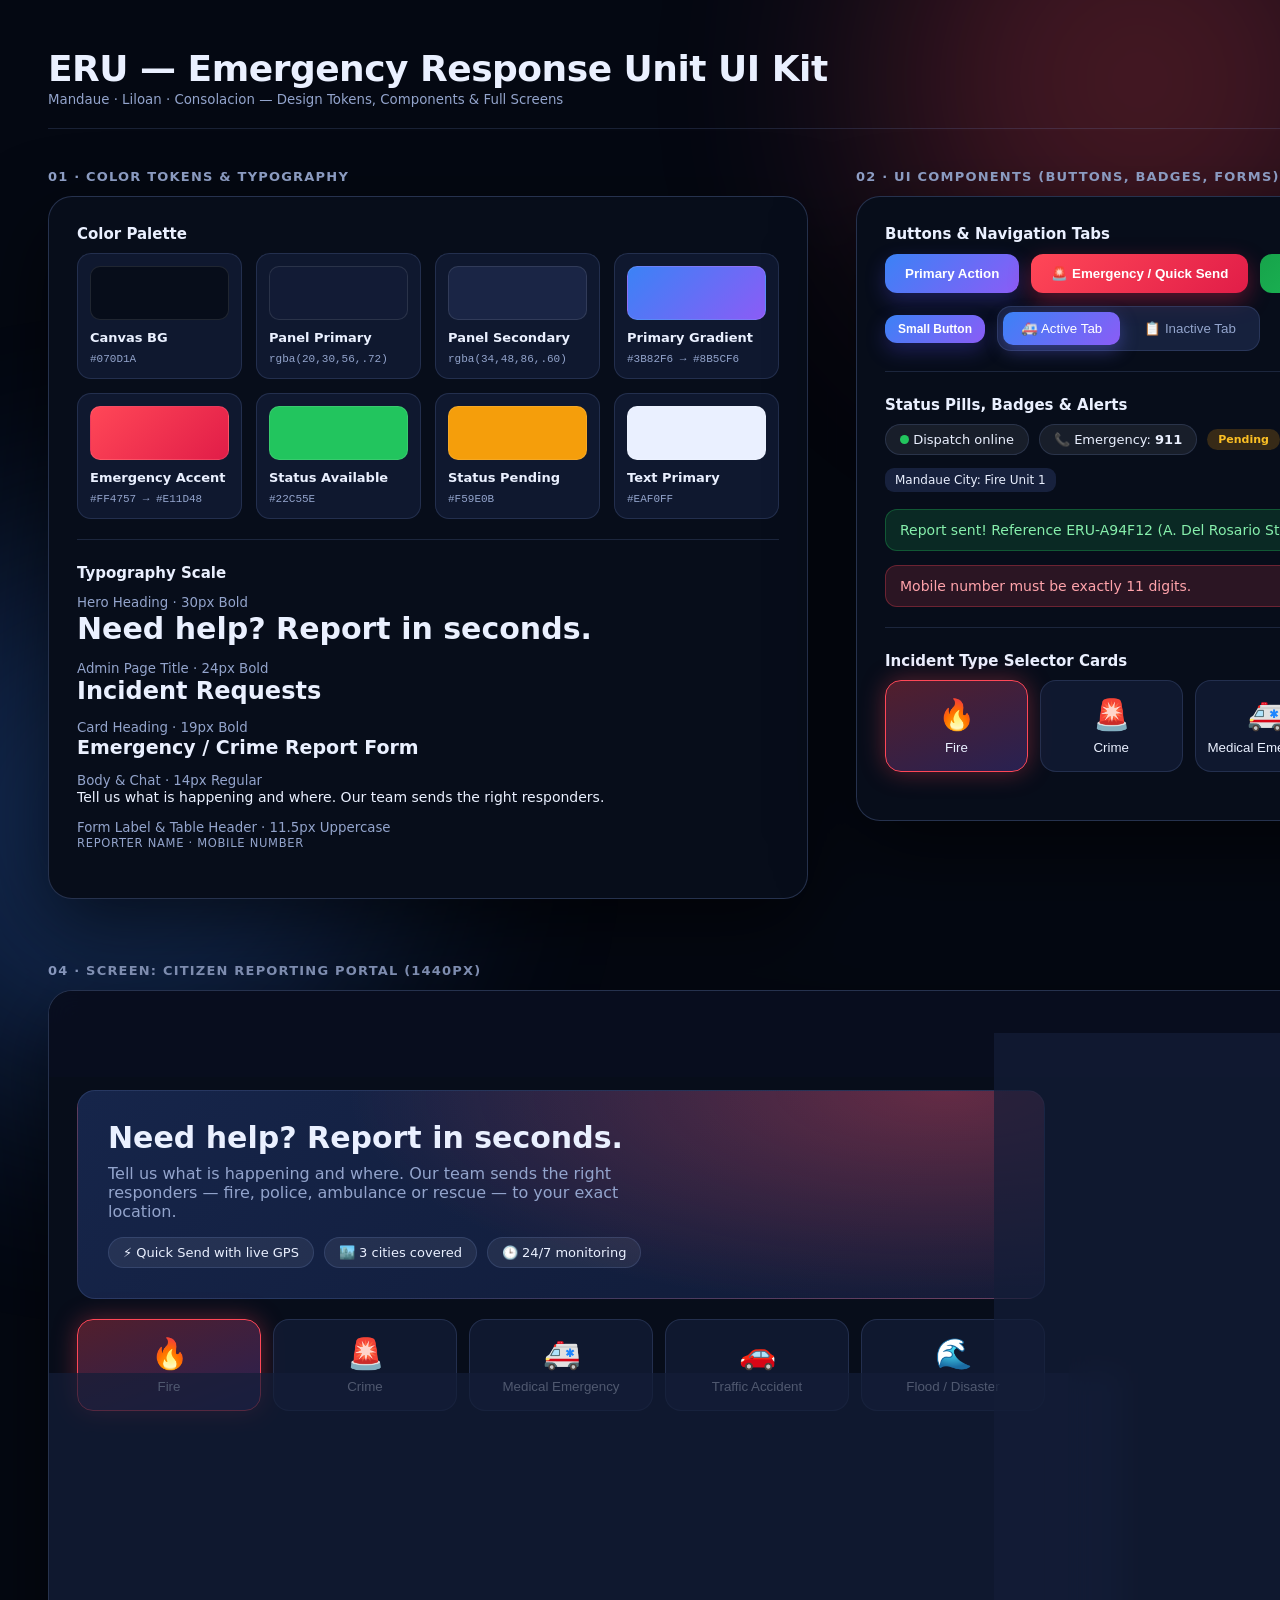
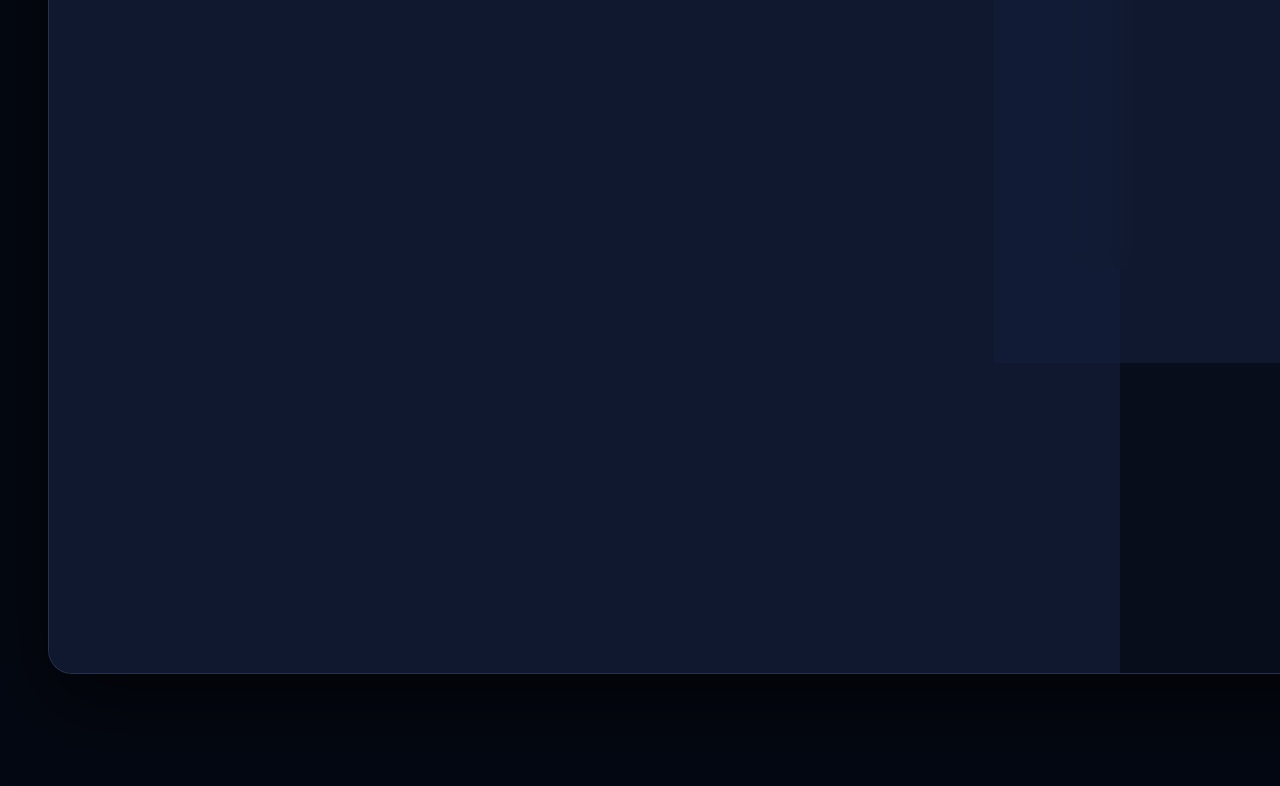
<file: figma-ui-kit.html>
<!DOCTYPE html>
<html lang="en">
<head>
  <meta charset="UTF-8">
  <meta name="viewport" content="width=device-width, initial-scale=1.0">
  <title>ERU Design System &amp; Figma UI Kit</title>
  <link rel="stylesheet" href="css/style.css">
  <style>
    /* Figma Artboard Presentation Wrapper */
    body {
      padding: 48px;
      background: #040812;
      width: 3400px;
    }
    .kit-title {
      margin-bottom: 40px;
      padding-bottom: 20px;
      border-bottom: 1px solid var(--line);
      display: flex;
      justify-content: space-between;
      align-items: center;
    }
    .kit-title h1 {
      margin: 0;
      font-size: 36px;
      letter-spacing: -0.5px;
    }
    .artboard-row {
      display: flex;
      gap: 48px;
      align-items: flex-start;
      margin-bottom: 64px;
    }
    .artboard {
      background: var(--bg);
      border: 1px solid rgba(130, 160, 230, 0.25);
      border-radius: 24px;
      overflow: hidden;
      box-shadow: 0 30px 80px rgba(0, 0, 0, 0.6);
      position: relative;
    }
    .artboard-label {
      font-size: 13px;
      font-weight: 700;
      text-transform: uppercase;
      letter-spacing: 1.2px;
      color: var(--mut);
      margin-bottom: 12px;
      display: block;
    }
    .swatch-grid {
      display: grid;
      grid-template-columns: repeat(4, 1fr);
      gap: 14px;
    }
    .swatch {
      background: var(--panel);
      border: 1px solid var(--line);
      border-radius: 14px;
      padding: 12px;
    }
    .swatch-color {
      height: 54px;
      border-radius: 10px;
      margin-bottom: 10px;
      border: 1px solid rgba(255,255,255,0.1);
    }
    .swatch b { display: block; font-size: 13px; margin-bottom: 2px; }
    .swatch small { font-size: 11px; font-family: monospace; }
    .comp-group {
      margin-bottom: 24px;
      padding-bottom: 20px;
      border-bottom: 1px solid var(--line);
    }
    .comp-group:last-child { border-bottom: 0; margin-bottom: 0; }
    .mock-map {
      height: 220px;
      border-radius: 14px;
      margin-top: 10px;
      border: 1px solid var(--line);
      background:
        radial-gradient(circle at 55% 48%, rgba(59,130,246,0.22) 0, rgba(59,130,246,0.22) 48px, transparent 49px),
        linear-gradient(rgba(130,160,230,0.08) 1px, transparent 1px),
        linear-gradient(90deg, rgba(130,160,230,0.08) 1px, transparent 1px),
        #0d1830;
      background-size: 100% 100%, 28px 28px, 28px 28px, 100% 100%;
      display: grid;
      place-items: center;
      position: relative;
    }
  </style>
</head>
<body>

  <div class="kit-title">
    <div>
      <h1>ERU — Emergency Response Unit UI Kit</h1>
      <small>Mandaue · Liloan · Consolacion — Design Tokens, Components &amp; Full Screens</small>
    </div>
    <div class="badges">
      <span class="badge">Theme: Dark Navy Glassmorphism</span>
      <span class="badge">Font: Segoe UI / Inter</span>
      <span class="badge">Radius: 18px</span>
    </div>
  </div>

  <!-- ===================================================================
       ROW 1: DESIGN TOKENS & ATOMIC COMPONENTS
       =================================================================== -->
  <div class="artboard-row">

    <!-- 1. COLOR TOKENS & TYPOGRAPHY -->
    <div>
      <span class="artboard-label">01 · Color Tokens &amp; Typography</span>
      <div class="artboard" style="width: 760px; padding: 28px;">
        <div class="comp-group">
          <h3>Color Palette</h3>
          <div class="swatch-grid">
            <div class="swatch"><div class="swatch-color" style="background:#070d1a"></div><b>Canvas BG</b><small>#070D1A</small></div>
            <div class="swatch"><div class="swatch-color" style="background:rgba(20,30,56,.72)"></div><b>Panel Primary</b><small>rgba(20,30,56,.72)</small></div>
            <div class="swatch"><div class="swatch-color" style="background:rgba(34,48,86,.6)"></div><b>Panel Secondary</b><small>rgba(34,48,86,.60)</small></div>
            <div class="swatch"><div class="swatch-color" style="background:linear-gradient(135deg,#3b82f6,#8b5cf6)"></div><b>Primary Gradient</b><small>#3B82F6 → #8B5CF6</small></div>
            <div class="swatch"><div class="swatch-color" style="background:linear-gradient(135deg,#ff4757,#e11d48)"></div><b>Emergency Accent</b><small>#FF4757 → #E11D48</small></div>
            <div class="swatch"><div class="swatch-color" style="background:#22c55e"></div><b>Status Available</b><small>#22C55E</small></div>
            <div class="swatch"><div class="swatch-color" style="background:#f59e0b"></div><b>Status Pending</b><small>#F59E0B</small></div>
            <div class="swatch"><div class="swatch-color" style="background:#eaf0ff"></div><b>Text Primary</b><small>#EAF0FF</small></div>
          </div>
        </div>

        <div class="comp-group">
          <h3>Typography Scale</h3>
          <div style="display:flex; flex-direction:column; gap:12px;">
            <div><small>Hero Heading · 30px Bold</small><div style="font-size:30px; font-weight:700;">Need help? Report in seconds.</div></div>
            <div><small>Admin Page Title · 24px Bold</small><div style="font-size:24px; font-weight:700;">Incident Requests</div></div>
            <div><small>Card Heading · 19px Bold</small><div style="font-size:19px; font-weight:700;">Emergency / Crime Report Form</div></div>
            <div><small>Body &amp; Chat · 14px Regular</small><div style="font-size:14px;">Tell us what is happening and where. Our team sends the right responders.</div></div>
            <div><small>Form Label &amp; Table Header · 11.5px Uppercase</small><label style="margin:0;">REPORTER NAME · MOBILE NUMBER</label></div>
          </div>
        </div>
      </div>
    </div>

    <!-- 2. BUTTONS, BADGES, PILLS & FORM INPUTS -->
    <div>
      <span class="artboard-label">02 · UI Components (Buttons, Badges, Forms)</span>
      <div class="artboard" style="width: 820px; padding: 28px;">
        <div class="comp-group">
          <h3>Buttons &amp; Navigation Tabs</h3>
          <div style="display:flex; flex-wrap:wrap; gap:12px; align-items:center;">
            <button class="btn">Primary Action</button>
            <button class="btn red">🚨 Emergency / Quick Send</button>
            <button class="btn ok">Resolve Incident</button>
            <button class="btn ghost">📍 Ghost / GPS</button>
            <button class="btn sm">Small Button</button>
            <div class="tabs">
              <button class="tab on">🚑 Active Tab</button>
              <button class="tab">📋 Inactive Tab</button>
            </div>
          </div>
        </div>

        <div class="comp-group">
          <h3>Status Pills, Badges &amp; Alerts</h3>
          <div style="display:flex; flex-wrap:wrap; gap:10px; align-items:center; margin-bottom:14px;">
            <span class="badge"><i class="dot"></i> Dispatch online</span>
            <span class="badge">📞 Emergency: <b>911</b></span>
            <span class="pill pending">pending</span>
            <span class="pill assigned">assigned</span>
            <span class="pill resolved">resolved</span>
            <span class="pill dispatched">dispatched</span>
            <span class="chip">Mandaue City: Fire Unit 1</span>
          </div>
          <div class="msg good" style="margin-top:0;">Report sent! Reference ERU-A94F12 (A. Del Rosario St, Mandaue City).</div>
          <div class="msg err">Mobile number must be exactly 11 digits.</div>
        </div>

        <div class="comp-group">
          <h3>Incident Type Selector Cards</h3>
          <div class="types" style="margin-bottom:0;">
            <button type="button" class="tcard on"><span>🔥</span>Fire</button>
            <button type="button" class="tcard"><span>🚨</span>Crime</button>
            <button type="button" class="tcard"><span>🚑</span>Medical Emergency</button>
            <button type="button" class="tcard"><span>🚗</span>Traffic Accident</button>
            <button type="button" class="tcard"><span>🌊</span>Flood / Disaster</button>
          </div>
        </div>
      </div>
    </div>

    <!-- 3. ADMIN LOGIN SCREEN -->
    <div>
      <span class="artboard-label">03 · Screen: Admin Login (430px)</span>
      <div class="artboard" style="width: 520px; padding: 44px; display:grid; place-items:center;">
        <section class="login card" style="width:100%;">
          <div class="brand" style="margin-bottom:12px;">
            <img class="logo" src="img/logo.png" alt="Logo">
            <div>ERU Admin Console<br><small>Authorized personnel only</small></div>
          </div>
          <label>Username</label>
          <input value="Ak-47" readonly>
          <label>Password</label>
          <input type="password" value="••••••••" readonly>
          <div style="margin-top:18px;">
            <button class="btn big">Sign in</button>
          </div>
          <p style="margin-bottom:0;"><span class="mut">← Back to public report page</span></p>
        </section>
      </div>
    </div>

  </div>

  <!-- ===================================================================
       ROW 2: FULL DESKTOP SCREENS (CITIZEN PORTAL & ADMIN DASHBOARD)
       =================================================================== -->
  <div class="artboard-row">

    <!-- 4. CITIZEN PORTAL SCREEN -->
    <div>
      <span class="artboard-label">04 · Screen: Citizen Reporting Portal (1440px)</span>
      <div class="artboard" style="width: 1440px;">
        <header class="hdr" style="position:static;">
          <div class="brand">
            <img class="logo" src="img/logo.png" alt="Logo">
            <div>Emergency Response Unit<br><small>Mandaue · Liloan · Consolacion</small></div>
          </div>
          <nav class="tabs">
            <button class="tab on">🚑 Report Incident</button>
            <button class="tab">📋 My Reports</button>
          </nav>
          <div class="sos">
            <span class="badge"><i class="dot"></i> Dispatch online</span>
            <span class="badge">📞 Emergency: <b>911</b></span>
          </div>
        </header>

        <main>
          <div class="grid">
            <div>
              <div class="hero">
                <h1>Need help? Report in seconds.</h1>
                <p>Tell us what is happening and where. Our team sends the right responders — fire, police, ambulance or rescue — to your exact location.</p>
                <div class="badges">
                  <span class="badge">⚡ Quick Send with live GPS</span>
                  <span class="badge">🏙️ 3 cities covered</span>
                  <span class="badge">🕒 24/7 monitoring</span>
                </div>
              </div>

              <div class="types">
                <button type="button" class="tcard on"><span>🔥</span>Fire</button>
                <button type="button" class="tcard"><span>🚨</span>Crime</button>
                <button type="button" class="tcard"><span>🚑</span>Medical Emergency</button>
                <button type="button" class="tcard"><span>🚗</span>Traffic Accident</button>
                <button type="button" class="tcard"><span>🌊</span>Flood / Disaster</button>
              </div>

              <div class="card">
                <h2>Emergency / Crime Report Form</h2>
                <div class="step"><span class="n">1</span>Your details</div>
                <div class="fgrid">
                  <div><label>Reporter name</label><input value="Juan Dela Cruz" readonly></div>
                  <div><label>Mobile number (11 digits)</label><input value="09171234567" readonly></div>
                </div>
                <div class="step"><span class="n">2</span>What happened?</div>
                <label>Incident type</label><select><option>Fire</option></select>
                <div class="step"><span class="n">3</span>Where are you?</div>
                <label>Street / landmark / address (auto-filled)</label>
                <input value="A. Del Rosario Street, Centro, Mandaue City" readonly>
                <div class="row" style="margin-top:12px;">
                  <button class="btn ghost">📍 Use my live location</button>
                  <button class="btn red">⚡ Quick Send</button>
                </div>
                <small class="mut" style="display:block;margin-top:8px;">📍 10.32360, 123.92230 · GPS ±12 m — A. Del Rosario Street, Centro, Mandaue City</small>
                <div class="mock-map">
                  <span style="font-size:34px;">📍</span>
                </div>
                <div style="margin-top:18px;">
                  <button class="btn red big">🚨 Send Report</button>
                </div>
              </div>
            </div>

            <aside class="card chat" style="position:static; height:780px;">
              <div class="chead">
                <div class="av">🤖</div>
                <div><b>ERU Assistant</b><br><small><i class="dot"></i> Online · emergency help only</small></div>
              </div>
              <div class="log">
                <div class="b bot">Hi! I am the ERU Assistant. Ask me what to do in an emergency or how to use this system.</div>
                <div class="b me">Fire safety</div>
                <div class="b bot">FIRE: 1) Get everyone out and stay low under smoke. 2) Do not use elevators. 3) Never go back inside. 4) Submit a Fire report here or call 911.</div>
              </div>
              <div class="sugs">
                <button class="sug">🔥 Fire safety</button>
                <button class="sug">🩸 Someone is bleeding</button>
                <button class="sug">📍 How do I report?</button>
                <button class="sug">🌊 Flood help</button>
              </div>
              <form><div class="row"><input placeholder="Ask what to do..."><button class="btn">Send</button></div></form>
            </aside>
          </div>
        </main>
      </div>
    </div>

    <!-- 5. ADMIN CONSOLE SCREEN (REQUESTS + RESPONDERS) -->
    <div>
      <span class="artboard-label">05 · Screen: Admin Command &amp; Dispatch Console (1560px)</span>
      <div class="artboard" style="width: 1560px;">
        <div class="shell" style="min-height:920px;">
          <aside class="side" style="position:static; height:auto;">
            <div class="brand">
              <img class="logo" src="img/logo.png" alt="Logo">
              <div>ERU Admin<br><small>Command &amp; Dispatch</small></div>
            </div>
            <div class="cap">Navigation</div>
            <button class="tab on">📨 Requests</button>
            <button class="tab">🚒 Responders</button>
            <button class="tab">📅 Monthly Report</button>
            <button class="tab">📊 Yearly Scale</button>
            <div class="me">
              <small>Signed in as <b>Administrator</b></small>
              <button class="btn red sm">Logout</button>
            </div>
          </aside>

          <div>
            <div class="top">
              <h1>Incident Requests &amp; Unit Status</h1>
              <span class="badge">Thursday, November 12, 2026 at 9:00 AM</span>
            </div>

            <main>
              <div class="stats">
                <div class="stat"><b>24</b>Total</div>
                <div class="stat"><b>3</b>Pending</div>
                <div class="stat"><b>4</b>Assigned</div>
                <div class="stat"><b>17</b>Resolved</div>
              </div>

              <div class="card tbl" style="margin-bottom:24px;">
                <h2>Incident Requests</h2>
                <table>
                  <tr><th>Ref / Time</th><th>Reporter</th><th>Type</th><th>Location</th><th>Status</th><th>Action</th></tr>
                  <tr>
                    <td>ERU-8F21A0<br><small>Nov 12, 2026 08:54 AM</small></td>
                    <td>Maria Santos<br><small>09171234567</small></td>
                    <td>Fire<br><small>Electrical post sparks near market</small></td>
                    <td>A. Del Rosario St, Centro<br><small>10.3236, 123.9223 · Mandaue City</small></td>
                    <td><span class="pill pending">pending</span></td>
                    <td><button class="btn sm">Assign</button></td>
                  </tr>
                  <tr>
                    <td>ERU-4C90B1<br><small>Nov 12, 2026 08:30 AM</small></td>
                    <td>Carlo Reyes<br><small>09189876543</small></td>
                    <td>Traffic Accident<br><small>Two-motorcycle collision</small></td>
                    <td>Cebu North Rd, Poblacion<br><small>10.3992, 123.9983 · Liloan</small></td>
                    <td><span class="pill assigned">assigned</span><br><span class="chip">Liloan: Police Unit 1</span></td>
                    <td><button class="btn sm">Assign</button> <button class="btn ok sm">Resolve</button></td>
                  </tr>
                </table>
              </div>

              <!-- Station Availability Cards Preview -->
              <div class="units">
                <div class="card st">
                  <div class="sth">
                    <div class="ring" style="--p:75;--c:var(--ok);"><b>75%</b></div>
                    <div>
                      <h3>Mandaue Central Response Station</h3>
                      <small>📍 Mandaue City · 6/8 available</small>
                    </div>
                  </div>
                  <div class="ugrp">
                    <div class="ut">🔥 Fire &amp; Medical</div>
                    <div class="ulist">
                      <div class="unit available"><span class="ud"></span><div><b>Unit 1</b><small>Ready</small></div></div>
                      <div class="unit dispatched"><span class="ud"></span><div><b>Unit 2</b><small>On duty · ERU-4C90B1</small></div></div>
                    </div>
                  </div>
                </div>

                <div class="card st">
                  <div class="sth">
                    <div class="ring" style="--p:88;--c:var(--ok);"><b>88%</b></div>
                    <div>
                      <h3>Liloan Response Station</h3>
                      <small>📍 Liloan · 7/8 available</small>
                    </div>
                  </div>
                  <div class="ugrp">
                    <div class="ut">🚓 Police &amp; Rescue</div>
                    <div class="ulist">
                      <div class="unit dispatched"><span class="ud"></span><div><b>Unit 1</b><small>On duty · ERU-4C90B1</small></div></div>
                      <div class="unit available"><span class="ud"></span><div><b>Unit 2</b><small>Ready</small></div></div>
                    </div>
                  </div>
                </div>
              </div>
            </main>
          </div>
        </div>
      </div>
    </div>

  </div>

</body>
</html>
</file>
<file: css/style.css>
/* =====================================================================
   ERU STYLESHEET - table of contents (search for the number to jump)
   1. THEME VARIABLES  (change colors / roundness here)
   2. BASE + ANIMATED BACKGROUND
   3. CITIZEN HEADER + TOP TABS
   4. PAGE LAYOUT + CARDS
   5. CITIZEN DASHBOARD (hero banner, incident cards, form steps)
   6. FORM FIELDS + BUTTONS
   7. MAP + MESSAGE BOXES
   8. CHATBOT PANEL
   9. FOOTER
   10. ADMIN LAYOUT (sidebar + top bar)
   11. TABLES, STATUS PILLS, STAT CARDS, PROGRESS BARS
   12. ADMIN: UNIT CHIPS + LOGIN SCREEN
   13. PRINT LAYOUT (reports)
   14. ADMIN > RESPONDERS (station cards, ring, unit tiles)
   15. MAP PIN + CEBU BUTTON
   16. FULL RESPONSIVE FIT (MOBILE, TABLET, ULTRAWIDE)
   17. CENTERED GLASSMORPHISM ALERT MODAL
   ===================================================================== */

/* ===== 1. THEME VARIABLES  (change colors / roundness here) ===== */

:root {
  --bg:#070d1a;
  --panel:rgba(20,30,56,.72);
  --panel2:rgba(34,48,86,.6);
  --line:rgba(130,160,230,.17);
  --tx:#eaf0ff;
  --mut:#93a4cc;
  --acc:#ff4757;
  --acc2:#ff8a4c;
  --blu:#3b82f6;
  --vio:#8b5cf6;
  --ok:#22c55e;
  --warn:#f59e0b;
  --r:18px;
}

/* ===== 2. BASE + ANIMATED BACKGROUND ===== */

* {
  box-sizing:border-box;
}

html {
  scroll-behavior:smooth;
}

body {
  margin:0;
  font-family:"Segoe UI",Inter,system-ui,Roboto,sans-serif;
  color:var(--tx);
  min-height:100vh;
  background:var(--bg);
  overflow-x:hidden;
}

body::before,body::after {
  content:"";
  position:fixed;
  z-index:-1;
  border-radius:50%;
  filter:blur(120px);
  animation:float 14s ease-in-out infinite alternate;
}

body::before {
  width:520px;
  height:520px;
  background:#ff4757;
  top:-180px;
  right:-120px;
  opacity:.26;
}

body::after {
  width:560px;
  height:560px;
  background:#3b82f6;
  bottom:-200px;
  left:-160px;
  opacity:.28;
  animation-delay:-6s;
}

@keyframes float {
  to {
    transform:translate(-60px,50px) scale(1.15);
  }
}

@keyframes in {
  from {
    opacity:0;
    transform:translateY(10px);
  }
}

@keyframes pulse {
  50% {
    box-shadow:0 0 34px rgba(255,71,87,.95);
  }
}

@keyframes blink {
  50% {
    opacity:.35;
  }
}

.mut,small {
  color:var(--mut);
}

h2 {
  margin:0 0 14px;
  font-size:19px;
}

h3 {
  margin:0 0 10px;
  font-size:15px;
}

.hide {
  display:none!important;
}

/* ===== 3. CITIZEN HEADER + TOP TABS ===== */

.hdr {
  display:flex;
  align-items:center;
  justify-content:space-between;
  gap:16px;
  padding:12px 28px;
  background:rgba(9,15,32,.78);
  backdrop-filter:blur(14px);
  border-bottom:1px solid var(--line);
  position:sticky;
  top:0;
  z-index:50;
  flex-wrap:wrap;
}

.brand {
  display:flex;
  gap:12px;
  align-items:center;
  font-weight:700;
  line-height:1.2;
}

.logo {
  width:48px;
  height:48px;
  flex:none;
  object-fit:contain;
  border-radius:50%;
  filter:drop-shadow(0 0 10px rgba(255,200,90,.45));
  transition:transform .3s;
}
.logo:hover { transform:rotate(-6deg) scale(1.08); }
.login .logo { width:76px; height:76px; }
.side .logo { width:52px; height:52px; }

.tabs {
  display:flex;
  gap:6px;
  padding:5px;
  background:var(--panel2);
  border-radius:14px;
  border:1px solid var(--line);
}

.tab {
  background:none;
  border:0;
  color:var(--mut);
  padding:9px 18px;
  border-radius:10px;
  cursor:pointer;
  font:600 14px inherit;
  white-space:nowrap;
  transition:.25s;
}

.tab:hover {
  color:var(--tx);
}

.tab.on {
  color:#fff;
  background:linear-gradient(135deg,var(--blu),var(--vio));
  box-shadow:0 6px 18px rgba(99,102,241,.4);
}

.sos {
  display:flex;
  gap:8px;
  align-items:center;
}

.sos a {
  text-decoration:none;
}

.dot {
  width:9px;
  height:9px;
  border-radius:50%;
  background:var(--ok);
  display:inline-block;
  animation:blink 1.6s infinite;
}

/* ===== 4. PAGE LAYOUT + CARDS ===== */

main {
  padding:26px 28px;
  max-width:1500px;
  margin:auto;
}

.grid {
  display:grid;
  grid-template-columns:1fr 390px;
  gap:24px;
  align-items:start;
}

@media(max-width:1000px) {
  .grid {
    grid-template-columns:1fr;
  }
  .chat {
    position:static!important;
  }
}

.card {
  background:var(--panel);
  backdrop-filter:blur(12px);
  border:1px solid var(--line);
  border-radius:var(--r);
  padding:22px;
  box-shadow:0 18px 50px rgba(0,0,0,.32);
  animation:in .4s ease;
}

/* ===== 5. CITIZEN DASHBOARD (hero banner, incident cards, form steps) ===== */

.hero {
  border-radius:var(--r);
  padding:30px;
  margin-bottom:20px;
  background:radial-gradient(600px 220px at 90% 0,rgba(255,71,87,.35),transparent),linear-gradient(135deg,#16254a,#101a36);
  border:1px solid var(--line);
  animation:in .4s;
}

.hero h1 {
  margin:0 0 8px;
  font-size:30px;
  line-height:1.15;
}

.hero p {
  margin:0 0 16px;
  color:var(--mut);
  max-width:560px;
}

.badges {
  display:flex;
  flex-wrap:wrap;
  gap:10px;
}

.badge {
  padding:7px 14px;
  border-radius:99px;
  background:rgba(255,255,255,.07);
  border:1px solid var(--line);
  font-size:13px;
}

.types {
  display:grid;
  grid-template-columns:repeat(auto-fit,minmax(130px,1fr));
  gap:12px;
  margin-bottom:20px;
}

.tcard {
  background:var(--panel);
  border:1px solid var(--line);
  color:var(--tx);
  border-radius:16px;
  padding:16px 10px;
  cursor:pointer;
  font:600 13px inherit;
  transition:.25s;
  display:flex;
  flex-direction:column;
  gap:8px;
  align-items:center;
}

.tcard span {
  font-size:30px;
}

.tcard:hover {
  transform:translateY(-4px);
  border-color:var(--blu);
}

.tcard.on {
  background:linear-gradient(160deg,rgba(255,71,87,.3),rgba(139,92,246,.25));
  border-color:var(--acc);
  box-shadow:0 0 24px rgba(255,71,87,.35);
}

.step {
  display:flex;
  gap:10px;
  align-items:center;
  font-weight:700;
  margin:20px 0 4px;
}

.n {
  width:26px;
  height:26px;
  border-radius:50%;
  background:linear-gradient(135deg,var(--blu),var(--vio));
  display:grid;
  place-items:center;
  font-size:13px;
}

.fgrid {
  display:grid;
  grid-template-columns:1fr 1fr;
  gap:0 14px;
}

@media(max-width:600px) {
  .fgrid {
    grid-template-columns:1fr;
  }
}

/* ===== 6. FORM FIELDS + BUTTONS ===== */

label {
  display:block;
  font-size:11.5px;
  color:var(--mut);
  margin:12px 0 6px;
  text-transform:uppercase;
  letter-spacing:.7px;
}

input,select,textarea {
  width:100%;
  padding:12px 14px;
  background:rgba(10,17,36,.7);
  border:1px solid var(--line);
  border-radius:12px;
  color:var(--tx);
  font:inherit;
  outline:0;
  transition:.2s;
}

input:focus,select:focus,textarea:focus {
  border-color:var(--blu);
  box-shadow:0 0 0 3px rgba(59,130,246,.22);
}

.btn {
  border:0;
  border-radius:12px;
  padding:12px 20px;
  font-weight:700;
  cursor:pointer;
  color:#fff;
  background:linear-gradient(135deg,var(--blu),var(--vio));
  transition:.2s;
  box-shadow:0 8px 20px rgba(79,70,229,.3);
}

.btn:hover {
  transform:translateY(-2px);
  filter:brightness(1.12);
}

.btn.red {
  background:linear-gradient(135deg,var(--acc),#e11d48);
  box-shadow:0 8px 22px rgba(225,29,72,.4);
}

.btn.ok {
  background:linear-gradient(135deg,#16a34a,#22c55e);
  box-shadow:none;
}

.btn.ghost {
  background:var(--panel2);
  border:1px solid var(--line);
  box-shadow:none;
}

.btn.sm {
  padding:7px 13px;
  font-size:12px;
}

.btn.big {
  width:100%;
  padding:15px;
  font-size:16px;
}

.row {
  display:flex;
  gap:10px;
  align-items:flex-end;
}

.row>* {
  flex:1;
}

.row .btn {
  flex:none;
}

/* ===== 7. MAP + MESSAGE BOXES ===== */

#map {
  height:300px;
  border-radius:14px;
  margin-top:10px;
  border:1px solid var(--line);
}

.msg {
  padding:12px 14px;
  border-radius:12px;
  margin-top:14px;
  font-size:14px;
}

.msg.err {
  background:rgba(255,71,87,.15);
  color:#ffa3aa;
  border:1px solid rgba(255,71,87,.3);
}

.msg.good {
  background:rgba(34,197,94,.15);
  color:#86efac;
  border:1px solid rgba(34,197,94,.3);
}

/* ===== 8. CHATBOT PANEL ===== */

.chat {
  display:flex;
  flex-direction:column;
  height:calc(100vh - 120px);
  min-height:520px;
  position:sticky;
  top:84px;
  padding:0;
  overflow:hidden;
}

.chead {
  display:flex;
  gap:12px;
  align-items:center;
  padding:16px 18px;
  background:linear-gradient(135deg,rgba(59,130,246,.25),rgba(139,92,246,.2));
  border-bottom:1px solid var(--line);
}

.av {
  width:40px;
  height:40px;
  border-radius:50%;
  background:linear-gradient(135deg,var(--blu),var(--vio));
  display:grid;
  place-items:center;
  font-size:20px;
}

.log {
  flex:1;
  overflow:auto;
  display:flex;
  flex-direction:column;
  gap:10px;
  padding:16px;
}

.b {
  max-width:88%;
  padding:11px 14px;
  border-radius:16px;
  font-size:14px;
  line-height:1.5;
  white-space:pre-wrap;
  animation:in .3s;
}

.b.bot {
  background:var(--panel2);
  align-self:flex-start;
  border-bottom-left-radius:4px;
}

.b.me {
  background:linear-gradient(135deg,var(--blu),var(--vio));
  align-self:flex-end;
  border-bottom-right-radius:4px;
}

.sugs {
  display:flex;
  gap:7px;
  flex-wrap:wrap;
  padding:0 16px 10px;
}

.sug {
  background:var(--panel2);
  border:1px solid var(--line);
  color:var(--tx);
  padding:6px 12px;
  border-radius:99px;
  font-size:12px;
  cursor:pointer;
  transition:.2s;
}

.sug:hover {
  border-color:var(--blu);
  background:rgba(59,130,246,.2);
}

.chat form {
  padding:12px 16px 16px;
  border-top:1px solid var(--line);
}

/* ===== 9. FOOTER ===== */

.foot {
  text-align:center;
  padding:22px;
  color:var(--mut);
  font-size:12px;
}

/* ===== 10. ADMIN LAYOUT (sidebar + top bar) ===== */

.shell {
  display:grid;
  grid-template-columns:260px 1fr;
  min-height:100vh;
}

.side {
  position:sticky;
  top:0;
  height:100vh;
  padding:22px 14px;
  background:rgba(7,12,26,.92);
  border-right:1px solid var(--line);
  display:flex;
  flex-direction:column;
  gap:6px;
}

.side .brand {
  padding:4px 8px 20px;
  border-bottom:1px solid var(--line);
  margin-bottom:12px;
}

.side .cap {
  font-size:11px;
  letter-spacing:1px;
  color:var(--mut);
  text-transform:uppercase;
  padding:6px 12px;
}

.side .tab {
  display:flex;
  gap:12px;
  align-items:center;
  width:100%;
  text-align:left;
  padding:13px 14px;
  font-size:14.5px;
  border-radius:12px;
}

.side .tab:hover {
  background:var(--panel2);
}

.side .tab.on {
  box-shadow:0 8px 22px rgba(99,102,241,.4);
}

.side .me {
  margin-top:auto;
  padding:14px;
  border-radius:14px;
  background:var(--panel2);
  border:1px solid var(--line);
  display:flex;
  flex-direction:column;
  gap:10px;
  font-size:13px;
}

.top {
  display:flex;
  justify-content:space-between;
  align-items:center;
  gap:12px;
  padding:20px 28px;
  border-bottom:1px solid var(--line);
  flex-wrap:wrap;
}

.top h1 {
  margin:0;
  font-size:24px;
}

@media(max-width:900px) {
  .shell {
    grid-template-columns:1fr;
  }
  .side {
    position:static;
    height:auto;
    flex-direction:row;
    overflow:auto;
    align-items:center;
  }
  .side .brand,.side .cap,.side .me small {
    display:none;
  }
  .side .me {
    margin:0 0 0 auto;
    flex-direction:row;
    padding:6px;
  }
  .side .tab {
    width:auto;
  }
}

/* ===== 11. TABLES, STATUS PILLS, STAT CARDS, PROGRESS BARS ===== */

.tbl {
  overflow:auto;
}

table {
  width:100%;
  border-collapse:collapse;
  font-size:13.5px;
}

th,td {
  padding:12px;
  text-align:left;
  border-bottom:1px solid var(--line);
  vertical-align:top;
}

th {
  color:var(--mut);
  font-size:11px;
  text-transform:uppercase;
  letter-spacing:.7px;
  background:rgba(255,255,255,.03);
}

tbody tr:hover,tr:hover td {
  background:rgba(255,255,255,.03);
}

.pill {
  padding:4px 11px;
  border-radius:99px;
  font-size:11px;
  font-weight:700;
  text-transform:capitalize;
}

.pill.pending {
  background:rgba(245,158,11,.2);
  color:#fbbf24;
}

.pill.assigned {
  background:rgba(59,130,246,.22);
  color:#93c5fd;
}

.pill.resolved,.pill.available {
  background:rgba(34,197,94,.2);
  color:#86efac;
}

.pill.dispatched {
  background:rgba(255,71,87,.2);
  color:#ffa3aa;
}

.stats {
  display:grid;
  grid-template-columns:repeat(auto-fit,minmax(170px,1fr));
  gap:14px;
  margin-bottom:20px;
}

.stat {
  position:relative;
  overflow:hidden;
  background:var(--panel);
  border:1px solid var(--line);
  border-radius:16px;
  padding:18px 18px 18px 22px;
  color:var(--mut);
  font-size:13px;
  animation:in .4s;
}

.stat b {
  font-size:32px;
  display:block;
  color:var(--tx);
  margin-bottom:2px;
}

.stat::before {
  content:"";
  position:absolute;
  left:0;
  top:0;
  bottom:0;
  width:5px;
  background:linear-gradient(var(--blu),var(--vio));
}

.stat:nth-child(2)::before {
  background:var(--warn);
}

.stat:nth-child(3)::before {
  background:var(--blu);
}

.stat:nth-child(4)::before {
  background:var(--ok);
}

.bar {
  height:12px;
  background:rgba(255,255,255,.07);
  border-radius:99px;
  overflow:hidden;
}

.bar i {
  display:block;
  height:100%;
  background:linear-gradient(90deg,var(--blu),var(--vio),var(--acc));
  border-radius:99px;
  transition:width .9s;
}

.brow {
  display:grid;
  grid-template-columns:150px 1fr 40px;
  gap:12px;
  align-items:center;
  margin:10px 0;
}

/* ===== 12. ADMIN: UNIT CHIPS + LOGIN SCREEN ===== */

.units {
  display:grid;
  grid-template-columns:repeat(auto-fill,minmax(350px,1fr));
  gap:16px;
}

.chip {
  display:inline-flex;
  gap:6px;
  align-items:center;
  margin:3px 4px 3px 0;
  padding:5px 10px;
  border-radius:9px;
  background:var(--panel2);
  font-size:12px;
}

.loginwrap {
  min-height:100vh;
  display:grid;
  place-items:center;
  padding:20px;
}

.login {
  width:min(430px,100%);
  padding:32px;
  border-radius:22px;
  box-shadow:0 0 60px rgba(59,130,246,.25);
}

.login h2 {
  font-size:22px;
}

/* ===== 13. PRINT LAYOUT (reports) ===== */

.print-head {
  display:none;
}

@media print {
  body {
    background:#fff;
    color:#000;
  }
  body::before,body::after,.side,.top,.hdr,.btn,.noprint {
    display:none!important;
  }
  .shell {
    display:block;
  }
  main {
    padding:0;
  }
  .card {
    box-shadow:none;
    border:1px solid #999;
    background:#fff!important;
    color:#000;
    backdrop-filter:none;
  }
  th,td {
    color:#000;
    border-color:#999;
    background:none;
  }
  .print-head {
    display:block;
    text-align:center;
    margin-bottom:12px;
  }
  .stat {
    background:#eee;
    color:#000;
  }
  .stat b {
    color:#000;
  }
  .bar {
    background:#ddd;
  }
  .bar i {
    background:#333;
    -webkit-print-color-adjust:exact;
  }
  .sec:not(.printing) {
    display:none!important;
  }
}

/* ===== 14. ADMIN > RESPONDERS (station cards, ring, unit tiles) ===== */

.st {
  padding:22px;
}

.sth {
  display:flex;
  gap:16px;
  align-items:center;
  margin-bottom:6px;
}

.sth h3 {
  margin:0 0 4px;
  font-size:16px;
}

.ring {
  --p:0;
  --c:var(--ok);
  width:68px;
  height:68px;
  border-radius:50%;
  flex:none;
  display:grid;
  place-items:center;
  position:relative;
  background:conic-gradient(var(--c) calc(var(--p)*1%),rgba(255,255,255,.08) 0);
  box-shadow:0 0 20px rgba(255,255,255,.04);
}

.ring::before {
  content:"";
  position:absolute;
  inset:7px;
  border-radius:50%;
  background:#0e172f;
}

.ring b {
  position:relative;
  font-size:14px;
}

.ugrp {
  margin-top:16px;
}

.ut {
  font-size:11.5px;
  font-weight:700;
  color:var(--mut);
  text-transform:uppercase;
  letter-spacing:.7px;
  margin-bottom:8px;
}

.ulist {
  display:grid;
  grid-template-columns:1fr 1fr;
  gap:8px;
}

.unit {
  display:flex;
  gap:10px;
  align-items:center;
  padding:10px 12px;
  border-radius:12px;
  background:var(--panel2);
  border:1px solid var(--line);
  transition:.2s;
}

.unit:hover {
  transform:translateY(-2px);
}

.unit b {
  display:block;
  font-size:13px;
}

.unit small {
  font-size:11px;
}

.ud {
  width:10px;
  height:10px;
  border-radius:50%;
  flex:none;
}

.unit.available {
  border-color:rgba(34,197,94,.3);
}

.unit.available .ud {
  background:var(--ok);
  box-shadow:0 0 10px var(--ok);
}

.unit.dispatched {
  border-color:rgba(255,71,87,.4);
  background:rgba(255,71,87,.1);
}

.unit.dispatched .ud {
  background:var(--acc);
  box-shadow:0 0 10px var(--acc);
  animation:blink 1.2s infinite;
}

/* ===== 15. MAP PIN + CEBU BUTTON ===== */

.pin {
  background:none;
  border:0;
  font-size:32px;
  line-height:1;
  text-align:center;
  filter:drop-shadow(0 4px 5px rgba(0,0,0,.55));
  animation:drop .4s ease;
}

@keyframes drop {
  from {
    transform:translateY(-14px);
    opacity:0;
  }
}

#map {
  height:380px;
}

.leaflet-container {
  font-family:inherit;
}

.cebu {
  background:#fff;
  color:#111;
  border:2px solid rgba(0,0,0,.25);
  border-radius:8px;
  padding:7px 11px;
  font:700 12px "Segoe UI",sans-serif;
  cursor:pointer;
}

.cebu:hover {
  background:#f1f5ff;
}

/* ===== 16. FULL RESPONSIVE FIT (MOBILE, TABLET, ULTRAWIDE) ===== */

@media (max-width: 768px) {
  .hdr {
    padding: 10px 14px;
    gap: 10px;
  }
  .brand {
    font-size: 14px;
  }
  .brand small {
    font-size: 11px;
  }
  .logo {
    width: 38px;
    height: 38px;
  }
  .tabs {
    order: 3;
    width: 100%;
    justify-content: stretch;
  }
  .tabs .tab {
    flex: 1;
    text-align: center;
    padding: 9px 10px;
    font-size: 13px;
  }
  .sos {
    margin-left: auto;
    gap: 6px;
  }
  .sos .badge {
    padding: 5px 10px;
    font-size: 11.5px;
  }
  main {
    padding: 14px 12px;
  }
  .hero {
    padding: 20px 16px;
  }
  .hero h1 {
    font-size: 22px;
  }
  .hero p {
    font-size: 13.5px;
  }
  .types {
    grid-template-columns: repeat(2, 1fr);
    gap: 8px;
  }
  .types .tcard:last-child:nth-child(odd) {
    grid-column: span 2;
  }
  .card {
    padding: 16px 14px;
  }
  .row {
    flex-direction: column;
    align-items: stretch;
  }
  .row .btn {
    width: 100%;
  }
  #map {
    height: 270px;
  }
  .chat {
    min-height: 440px;
    height: auto;
  }
  .chat form .row {
    flex-direction: row;
  }
  .chat form .row .btn {
    width: auto;
  }
  .top {
    padding: 14px 16px;
  }
  .top h1 {
    font-size: 19px;
  }
  .units {
    grid-template-columns: 1fr;
  }
  .ulist {
    grid-template-columns: 1fr;
  }
  .brow {
    grid-template-columns: 110px 1fr 32px;
    font-size: 12.5px;
  }
}

@media (max-width: 380px) {
  .sos .badge:first-child {
    display: none;
  }
  .types {
    grid-template-columns: 1fr;
  }
  .types .tcard:last-child:nth-child(odd) {
    grid-column: span 1;
  }
}

/* ===== 17. CENTERED GLASSMORPHISM ALERT MODAL ===== */

.eru-modal-backdrop {
  position: fixed;
  inset: 0;
  z-index: 9999;
  display: grid;
  place-items: center;
  padding: 20px;
  background: rgba(4, 8, 18, 0.72);
  backdrop-filter: blur(8px);
  animation: eruFadeIn 0.2s ease;
}

.eru-modal {
  width: min(420px, 100%);
  background: linear-gradient(160deg, rgba(22, 34, 64, 0.96), rgba(11, 18, 36, 0.98));
  border: 1px solid rgba(255, 71, 87, 0.4);
  border-radius: 20px;
  padding: 26px 24px 22px;
  text-align: center;
  box-shadow: 0 24px 70px rgba(0, 0, 0, 0.65), 0 0 36px rgba(255, 71, 87, 0.18);
  animation: eruPopIn 0.24s cubic-bezier(0.16, 1, 0.3, 1);
}

.eru-modal-icon {
  width: 54px;
  height: 54px;
  margin: 0 auto 14px;
  border-radius: 50%;
  display: grid;
  place-items: center;
  font-size: 26px;
  background: rgba(255, 71, 87, 0.16);
  border: 1px solid rgba(255, 71, 87, 0.38);
  box-shadow: 0 0 22px rgba(255, 71, 87, 0.25);
}

.eru-modal h3 {
  margin: 0 0 8px;
  font-size: 18px;
  font-weight: 700;
  color: var(--tx);
}

.eru-modal p {
  margin: 0 0 20px;
  font-size: 14px;
  line-height: 1.55;
  color: var(--mut);
}

.eru-modal .btn {
  min-width: 130px;
  padding: 11px 22px;
}

@keyframes eruFadeIn {
  from { opacity: 0; }
  to   { opacity: 1; }
}

@keyframes eruPopIn {
  from { opacity: 0; transform: scale(0.92) translateY(8px); }
  to   { opacity: 1; transform: scale(1) translateY(0); }
}
</file>
